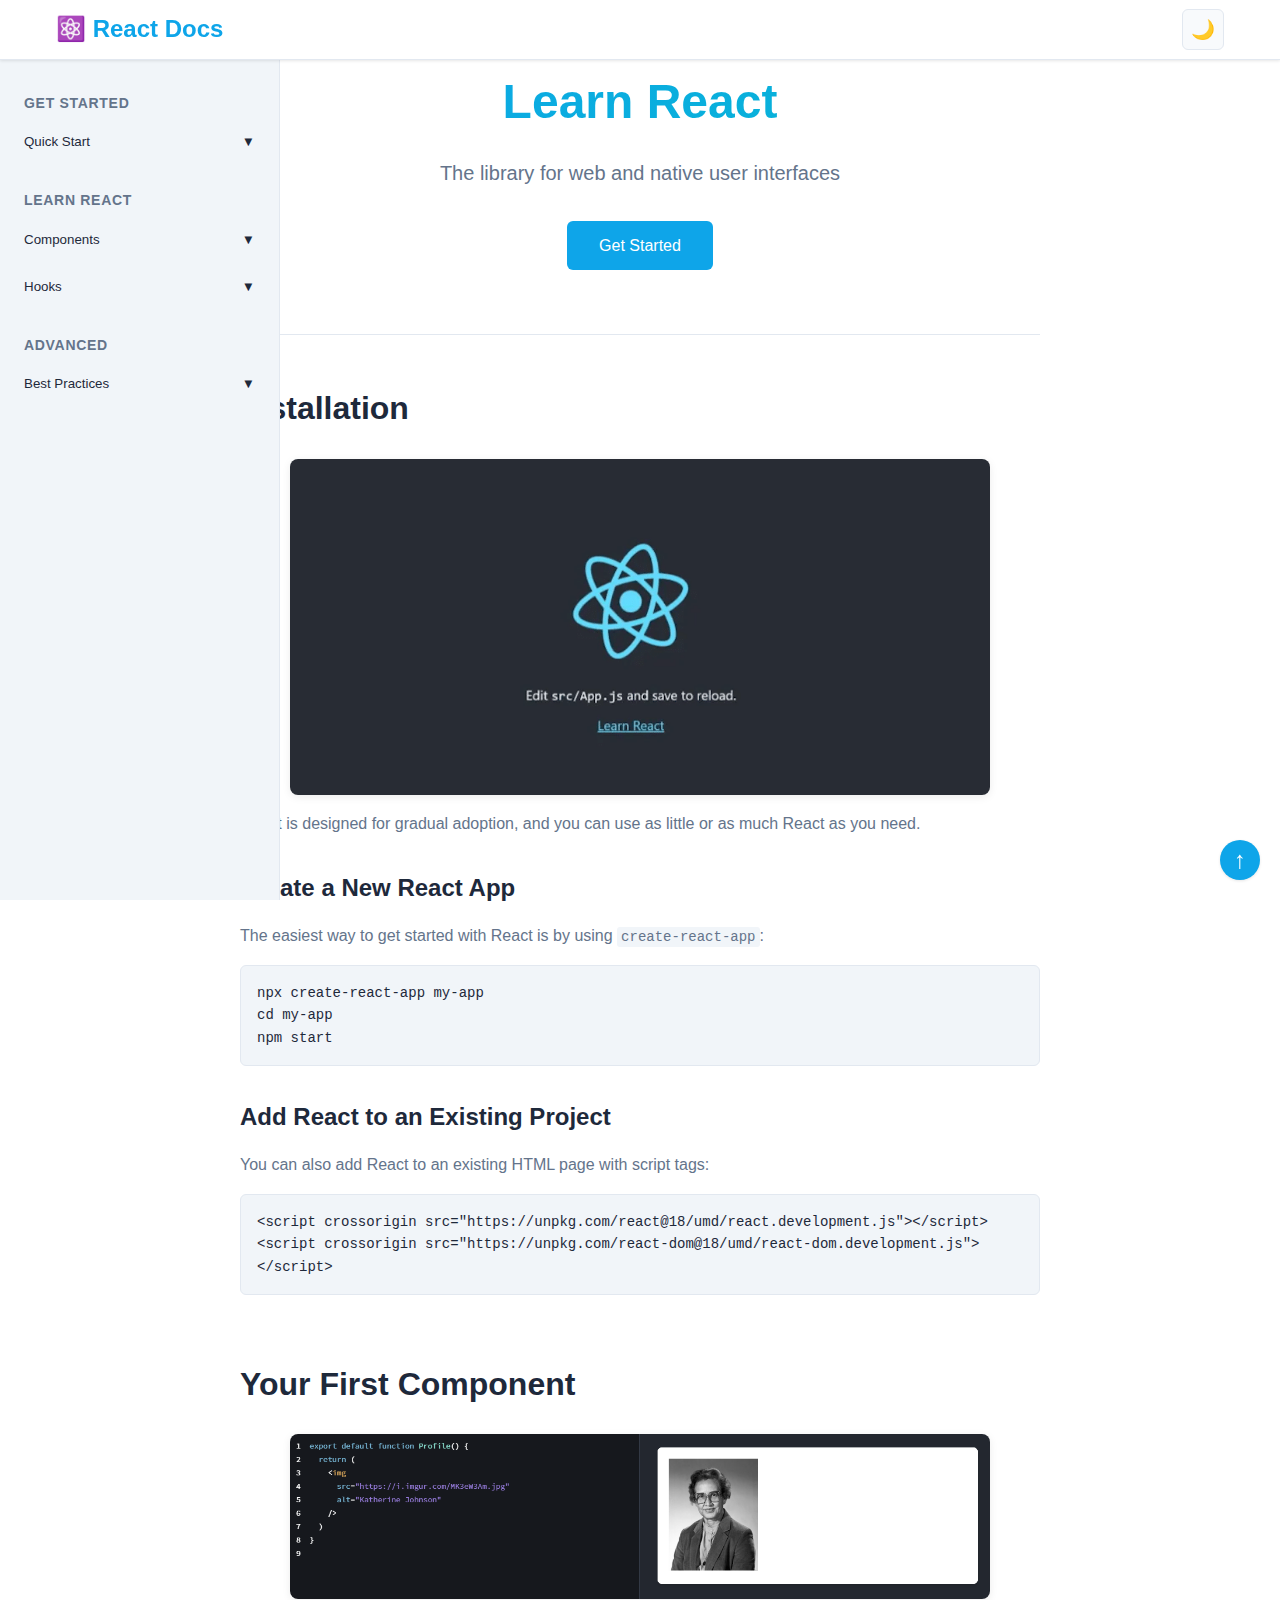
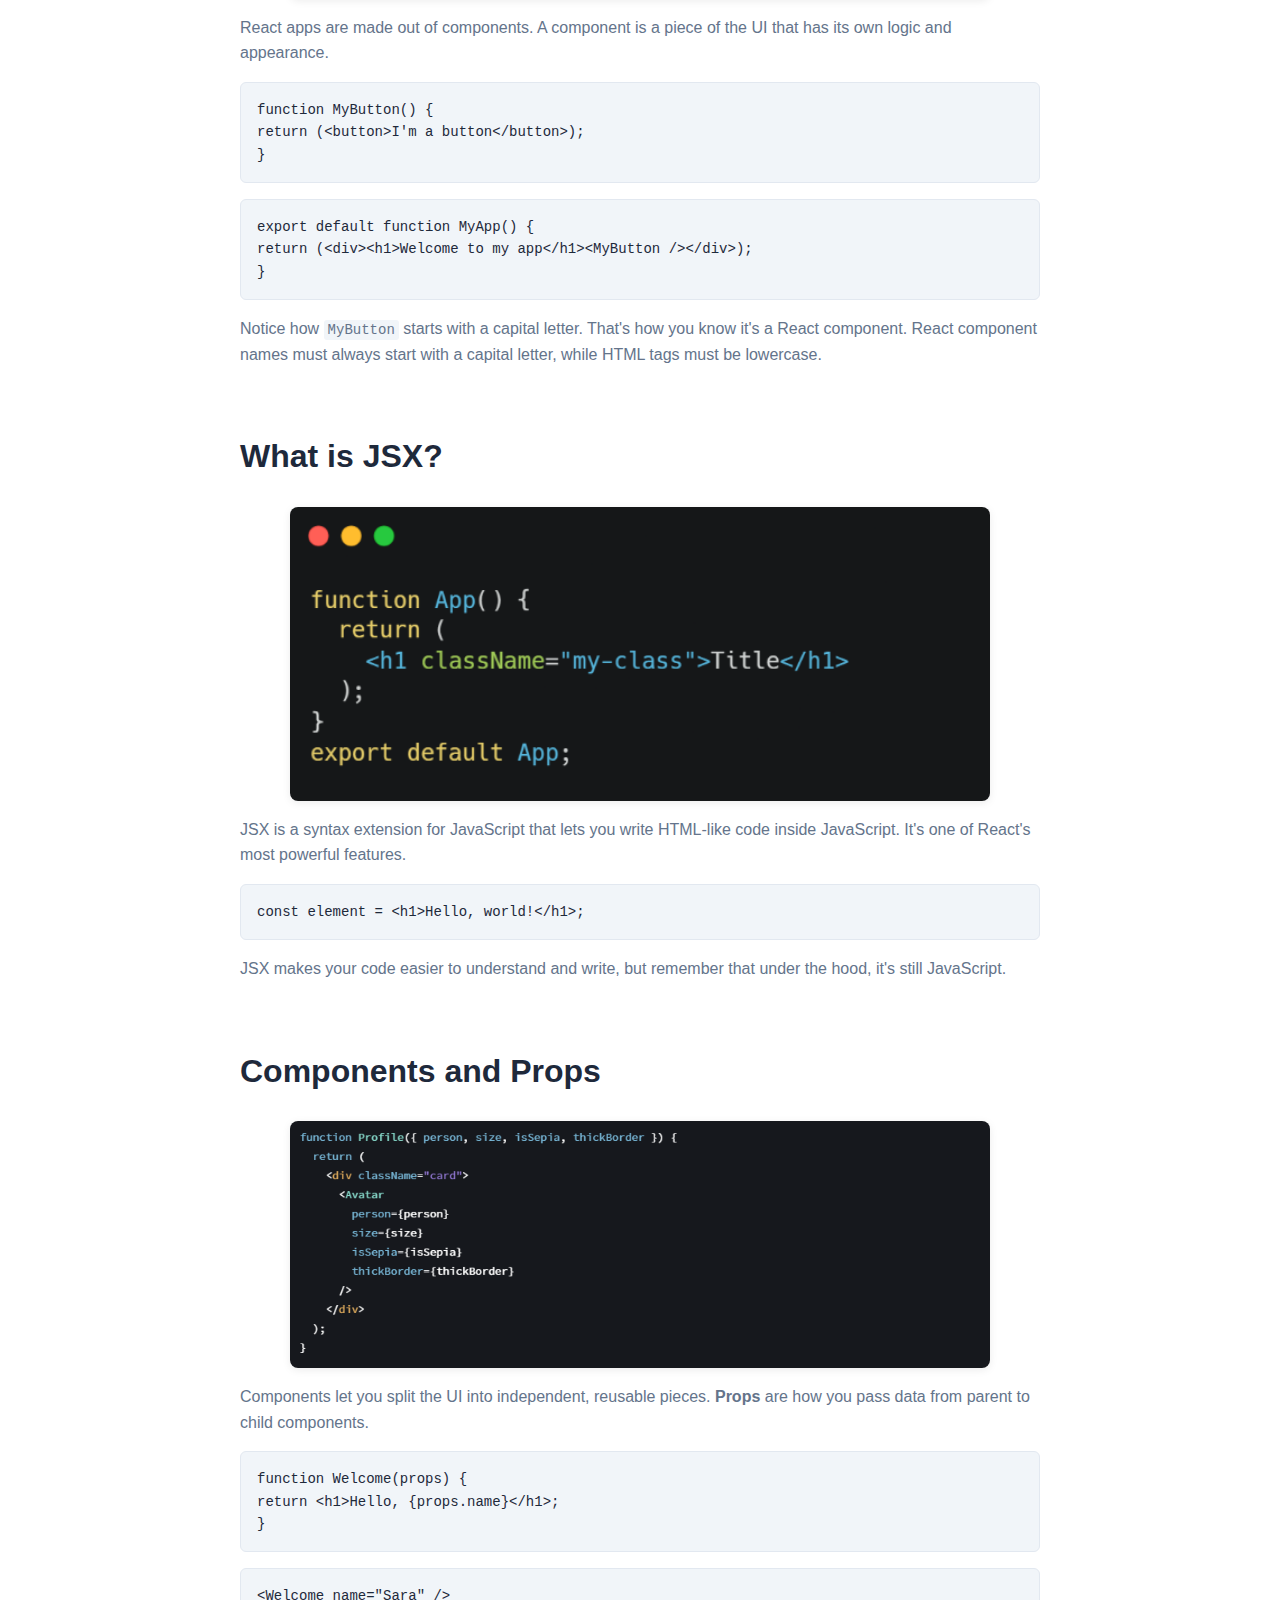
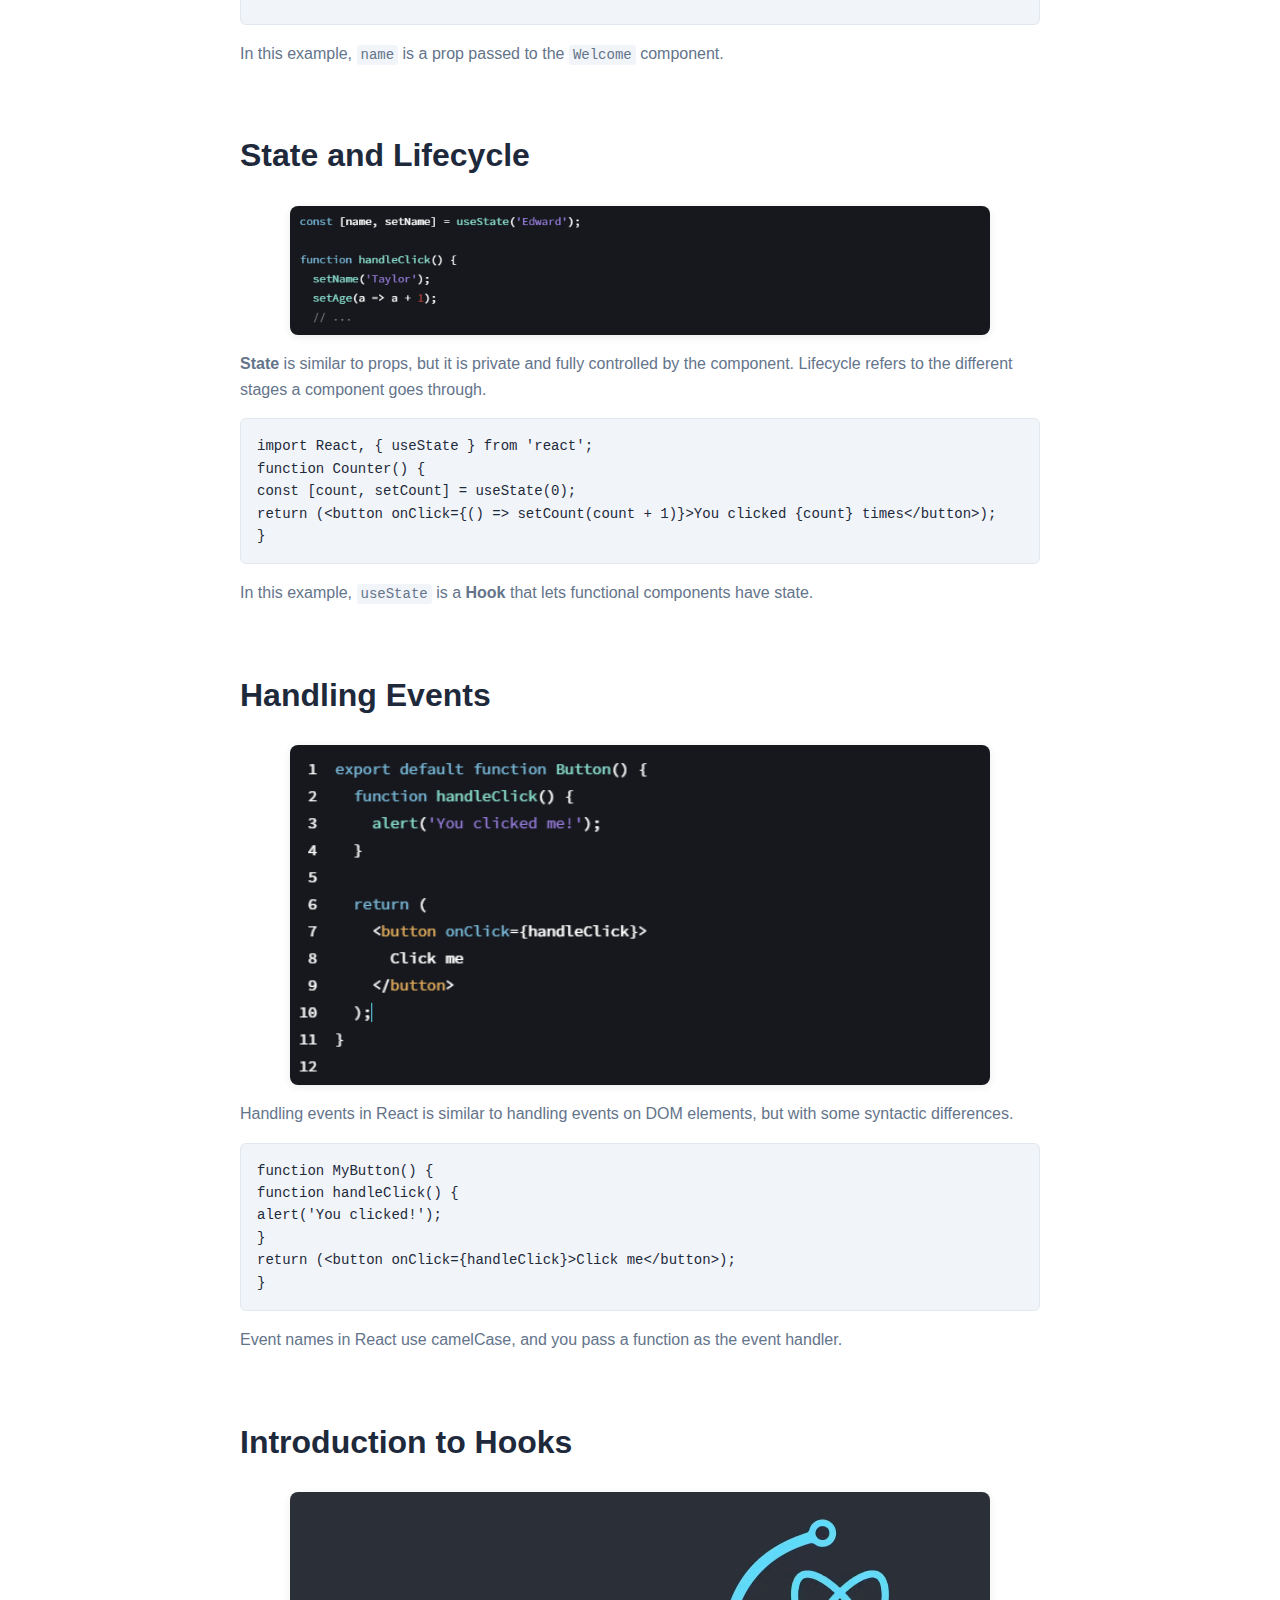
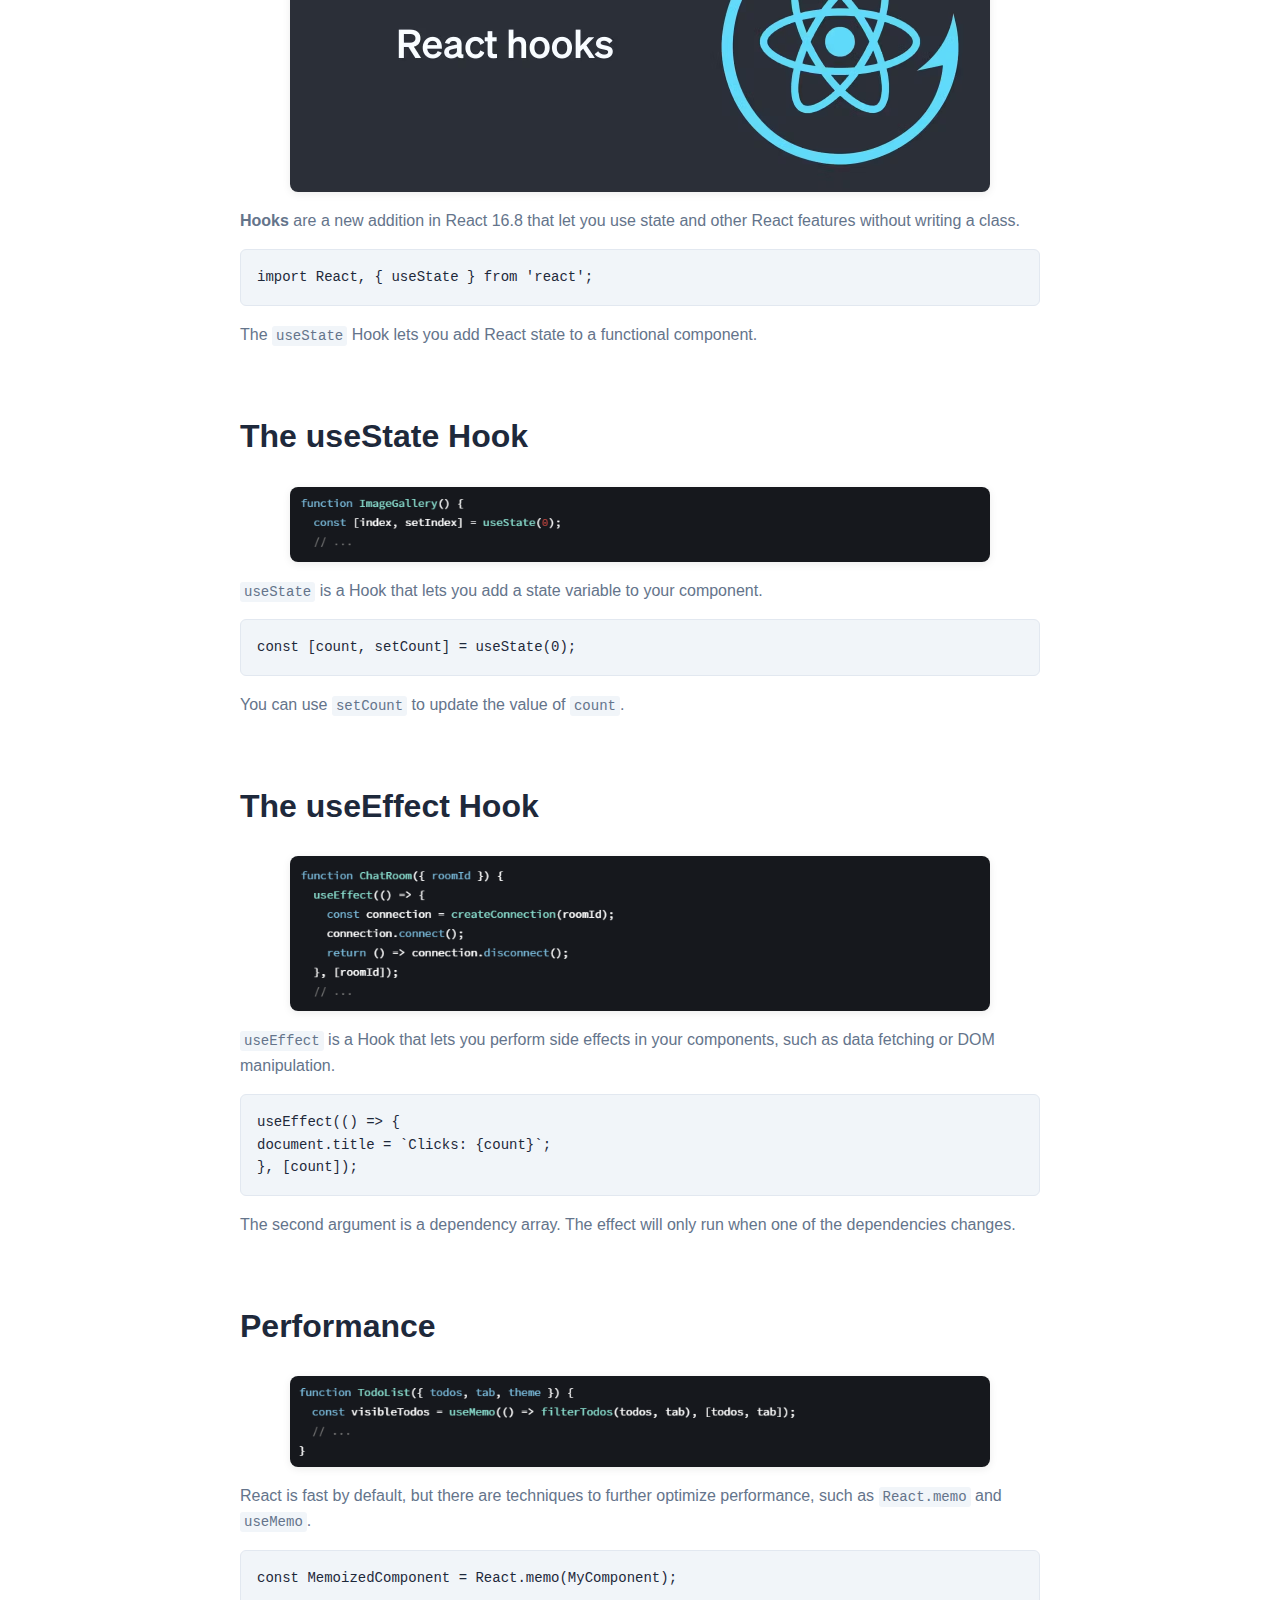
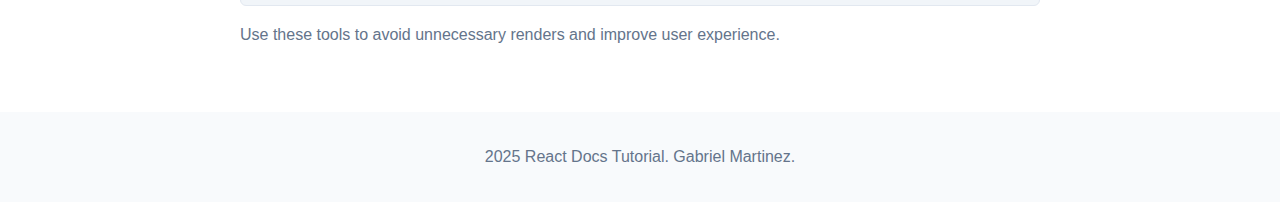
<file: index.html>
<!DOCTYPE html>
<html lang="en">
  <head>
    <meta charset="UTF-8" />
    <meta name="viewport" content="width=device-width, initial-scale=1.0" />
    <title>React Docs - Gabriel Martinez</title>
    <link rel="stylesheet" href="./styles.css" />
  </head>
  <!-- Header -->
  <body class="dark-theme">
    <header class="header">
      <nav class="navbar">
        <a href="#" class="logo">⚛️ React Docs</a>
        <div class="nav-controls">
          <button class="theme-toggle" id="themeToggle">🌙</button>
          <button class="mobile-menu-btn" id="mobileMenuBtn">☰</button>
        </div>
      </nav>
    </header>
    <!-- Side Content -->
    <div class="container">
      <aside class="sidebar" id="sidebar">
        <div class="sidebar-content">
          <div class="sidebar-section">
            <h3 class="sidebar-title">Get Started</h3>
            <div class="sidebar-dropdown">
              <button class="dropdown-header">
                Quick Start
                <span class="dropdown-icon">▼</span>
              </button>
              <div class="dropdown-content">
                <ol>
                  <li>
                    <a href="#installation" data-section="installation"
                      >Installation</a
                    >
                  </li>
                  <li>
                    <a
                      href="#your-first-component"
                      data-section="your-first-component"
                      >Your First Component</a
                    >
                  </li>
                  <li><a href="#jsx" data-section="jsx">What is JSX?</a></li>
                </ol>
              </div>
            </div>
          </div>
          <div class="sidebar-section">
            <h3 class="sidebar-title">Learn React</h3>
            <div class="sidebar-dropdown">
              <button class="dropdown-header">
                Components
                <span class="dropdown-icon">▼</span>
              </button>
              <div class="dropdown-content">
                <ol>
                  <li>
                    <a href="#components" data-section="components"
                      >Components and Props</a
                    >
                  </li>
                  <li>
                    <a href="#state" data-section="state"
                      >State and Lifecycle</a
                    >
                  </li>
                  <li>
                    <a href="#events" data-section="events">Handling Events</a>
                  </li>
                </ol>
              </div>
            </div>
            <div class="sidebar-dropdown">
              <button class="dropdown-header">
                Hooks
                <span class="dropdown-icon">▼</span>
              </button>
              <div class="dropdown-content">
                <ol>
                  <li>
                    <a href="#hooks-intro" data-section="hooks-intro"
                      >Introduction to Hooks</a
                    >
                  </li>
                  <li>
                    <a href="#usestate" data-section="usestate"
                      >useState Hook</a
                    >
                  </li>
                  <li>
                    <a href="#useeffect" data-section="useeffect"
                      >useEffect Hook</a
                    >
                  </li>
                </ol>
              </div>
            </div>
          </div>
          <div class="sidebar-section">
            <h3 class="sidebar-title">Advanced</h3>
            <div class="sidebar-dropdown">
              <button class="dropdown-header">
                Best Practices
                <span class="dropdown-icon">▼</span>
              </button>
              <div class="dropdown-content">
                <ol>
                  <li>
                    <a href="#patterns" data-section="patterns"
                      >Common Patterns</a
                    >
                  </li>
                  <li>
                    <a href="#performance" data-section="performance"
                      >Performance</a
                    >
                  </li>
                  <li><a href="#testing" data-section="testing">Testing</a></li>
                </ol>
              </div>
            </div>
          </div>
        </div>
      </aside>
      <!-- Main Content -->
      <main id="main-content">
        <div class="content">
          <!-- Hero Section -->
          <section class="hero">
            <h1>Learn React</h1>
            <p>The library for web and native user interfaces</p>
            <a href="#installation" class="cta-button">Get Started</a>
          </section>
          <!-- Installation Section -->
          <section class="section" id="installation">
            <h2>Installation</h2>
            <div class="section-content">
              <img
                src="./assets/installation-example.png"
                alt="React installation"
                class="section-img"
              />
              <div>
                <p>
                  React is designed for gradual adoption, and you can use as
                  little or as much React as you need.
                </p>
                <h3>Create a New React App</h3>
                <p>
                  The easiest way to get started with React is by using
                  <code class="inline-code">create-react-app</code>:
                </p>
                <div class="code-block">
                  npx create-react-app my-app<br />cd my-app<br />npm start
                </div>
                <h3>Add React to an Existing Project</h3>
                <p>
                  You can also add React to an existing HTML page with script
                  tags:
                </p>
                <div class="code-block">
                  &lt;script crossorigin
                  src="https://unpkg.com/react@18/umd/react.development.js"&gt;&lt;/script&gt;<br />&lt;script
                  crossorigin
                  src="https://unpkg.com/react-dom@18/umd/react-dom.development.js"&gt;&lt;/script&gt;
                </div>
              </div>
            </div>
          </section>
          <!-- Your First Component -->
          <section class="section" id="your-first-component">
            <h2>Your First Component</h2>
            <div class="section-content">
              <img
                src="./assets/first-component-example.png"
                alt="First React component"
                class="section-img"
              />
              <div>
                <p>
                  React apps are made out of components. A component is a piece
                  of the UI that has its own logic and appearance.
                </p>
                <div class="code-block">
                  function MyButton() &#123;<br />
                  return (&lt;button&gt;I'm a button&lt;/button&gt;);<br />&#125;
                </div>
                <div class="code-block">
                  export default function MyApp() &#123;<br />
                  return (&lt;div&gt;&lt;h1&gt;Welcome to my
                  app&lt;/h1&gt;&lt;MyButton /&gt;&lt;/div&gt;);<br />&#125;
                </div>
                <p>
                  Notice how <code class="inline-code">MyButton</code> starts
                  with a capital letter. That's how you know it's a React
                  component. React component names must always start with a
                  capital letter, while HTML tags must be lowercase.
                </p>
              </div>
            </div>
          </section>
          <!-- What is JSX? -->
          <section class="section" id="jsx">
            <h2>What is JSX?</h2>
            <div class="section-content">
              <img
                src="./assets/jsx-example.png"
                alt="JSX example"
                class="section-img"
              />
              <div>
                <p>
                  JSX is a syntax extension for JavaScript that lets you write
                  HTML-like code inside JavaScript. It's one of React's most
                  powerful features.
                </p>
                <div class="code-block">
                  const element = &lt;h1&gt;Hello, world!&lt;/h1&gt;;
                </div>
                <p>
                  JSX makes your code easier to understand and write, but
                  remember that under the hood, it's still JavaScript.
                </p>
              </div>
            </div>
          </section>
          <!-- Components and Props -->
          <section class="section" id="components">
            <h2>Components and Props</h2>
            <div class="section-content">
              <img
                src="./assets/components-props-example.png"
                alt="Components and Props in React"
                class="section-img"
              />
              <div>
                <p>
                  Components let you split the UI into independent, reusable
                  pieces. <strong>Props</strong> are how you pass data from
                  parent to child components.
                </p>
                <div class="code-block">
                  function Welcome(props) &#123;<br />
                  return &lt;h1&gt;Hello, &#123;props.name&#125;&lt;/h1&gt;;<br />&#125;
                </div>
                <div class="code-block">&lt;Welcome name="Sara" /&gt;</div>
                <p>
                  In this example, <code class="inline-code">name</code> is a
                  prop passed to the
                  <code class="inline-code">Welcome</code> component.
                </p>
              </div>
            </div>
          </section>
          <!-- State and Lifecycle -->
          <section class="section" id="state">
            <h2>State and Lifecycle</h2>
            <div class="section-content">
              <img
                src="./assets/state-lifecycle-example.png"
                alt="State and lifecycle in React"
                class="section-img"
              />
              <div>
                <p>
                  <strong>State</strong> is similar to props, but it is private
                  and fully controlled by the component. Lifecycle refers to the
                  different stages a component goes through.
                </p>
                <div class="code-block">
                  import React, &#123; useState &#125; from 'react';<br />
                  function Counter() &#123;<br />
                  const [count, setCount] = useState(0);<br />
                  return (&lt;button onClick={() =&gt; setCount(count +
                  1)}&gt;You clicked &#123;count&#125; times&lt;/button&gt;);<br />&#125;
                </div>
                <p>
                  In this example, <code class="inline-code">useState</code> is
                  a <strong>Hook</strong> that lets functional components have
                  state.
                </p>
              </div>
            </div>
          </section>
          <!-- Handling Events -->
          <section class="section" id="events">
            <h2>Handling Events</h2>
            <div class="section-content">
              <img
                src="./assets/events-example.png"
                alt="Handling events in React"
                class="section-img"
              />
              <div>
                <p>
                  Handling events in React is similar to handling events on DOM
                  elements, but with some syntactic differences.
                </p>
                <div class="code-block">
                  function MyButton() &#123;<br />
                  function handleClick() &#123;<br />
                  alert('You clicked!');<br />&#125;<br />
                  return (&lt;button onClick=&#123;handleClick&#125;&gt;Click
                  me&lt;/button&gt;);<br />&#125;
                </div>
                <p>
                  Event names in React use camelCase, and you pass a function as
                  the event handler.
                </p>
              </div>
            </div>
          </section>
          <!-- Introduction to Hooks -->
          <section class="section" id="hooks-intro">
            <h2>Introduction to Hooks</h2>
            <div class="section-content">
              <img
                src="./assets/hooks-intro-example.png"
                alt="Introduction to Hooks in React"
                class="section-img"
              />
              <div>
                <p>
                  <strong>Hooks</strong> are a new addition in React 16.8 that
                  let you use state and other React features without writing a
                  class.
                </p>
                <div class="code-block">
                  import React, &#123; useState &#125; from 'react';
                </div>
                <p>
                  The <code class="inline-code">useState</code> Hook lets you
                  add React state to a functional component.
                </p>
              </div>
            </div>
          </section>
          <!-- useState Hook -->
          <section class="section" id="usestate">
            <h2>The useState Hook</h2>
            <div class="section-content">
              <img
                src="./assets/usestate-example.png"
                alt="useState example in React"
                class="section-img"
              />
              <div>
                <p>
                  <code class="inline-code">useState</code> is a Hook that lets
                  you add a state variable to your component.
                </p>
                <div class="code-block">
                  const [count, setCount] = useState(0);
                </div>
                <p>
                  You can use <code class="inline-code">setCount</code> to
                  update the value of <code class="inline-code">count</code>.
                </p>
              </div>
            </div>
          </section>
          <!-- useEffect Hook -->
          <section class="section" id="useeffect">
            <h2>The useEffect Hook</h2>
            <div class="section-content">
              <img
                src="./assets/useeffect-example.png"
                alt="useEffect example in React"
                class="section-img"
              />
              <div>
                <p>
                  <code class="inline-code">useEffect</code> is a Hook that lets
                  you perform side effects in your components, such as data
                  fetching or DOM manipulation.
                </p>
                <div class="code-block">
                  useEffect(() =&gt; &#123;<br />
                  document.title = `Clicks: &#123;count&#125;`;<br />&#125;,
                  [count]);
                </div>
                <p>
                  The second argument is a dependency array. The effect will
                  only run when one of the dependencies changes.
                </p>
              </div>
            </div>
          </section>
          <!-- Performance -->
          <section class="section" id="performance">
            <h2>Performance</h2>
            <div class="section-content">
              <img
                src="./assets/performance-example.png"
                alt="Performance in React"
                class="section-img"
              />
              <div>
                <p>
                  React is fast by default, but there are techniques to further
                  optimize performance, such as
                  <code class="inline-code">React.memo</code> and
                  <code class="inline-code">useMemo</code>.
                </p>
                <div class="code-block">
                  const MemoizedComponent = React.memo(MyComponent);
                </div>
                <p>
                  Use these tools to avoid unnecessary renders and improve user
                  experience.
                </p>
              </div>
            </div>
          </section>
        </div>
      </main>
      <!-- Footer and Back to Top Button -->
      <footer class="footer">
        <div class="footer-content">
          <p>2025 React Docs Tutorial. Gabriel Martinez.</p>
        </div>
      </footer>
    </div>
    <!-- Back to Top Button -->
    <button class="back-to-top" id="backToTop">↑</button>
    <div class="overlay" id="overlay"></div>

    <script src="./main.js"></script>
  </body>
</html>
</file>
<file: styles.css>
/* --- Theme Variables --- */
:root {
  --bg-primary: #ffffff;
  --bg-secondary: #f8fafc;
  --text-primary: #1e293b;
  --text-secondary: #64748b;
  --border-color: #e2e8f0;
  --accent-color: #0ea5e9;
  --accent-hover: #0284c7;
  --sidebar-bg: #f1f5f9;
  --code-bg: #f1f5f9;
  --shadow: 0 1px 3px 0 rgb(0 0 0 / 0.1);
}
[data-theme="dark"] {
  --bg-primary: #0f172a;
  --bg-secondary: #1e293b;
  --text-primary: #f1f5f9;
  --text-secondary: #94a3b8;
  --border-color: #334155;
  --accent-color: #38bdf8;
  --accent-hover: #0ea5e9;
  --sidebar-bg: #1e293b;
  --code-bg: #334155;
  --shadow: 0 1px 3px 0 rgb(0 0 0 / 0.3);
}

/* --- Navbar --- */
.header {
  position: fixed;
  top: 0;
  left: 0;
  right: 0;
  height: 60px;
  background-color: var(--bg-primary);
  border-bottom: 1px solid var(--border-color);
  z-index: 1000;
  box-shadow: var(--shadow);
}
.navbar {
  display: flex;
  align-items: center;
  justify-content: space-between;
  height: 100%;
  padding: 0 1rem;
  max-width: 1200px;
  margin: 0 auto;
}
.logo {
  font-size: 1.5rem;
  font-weight: bold;
  color: var(--accent-color);
  text-decoration: none;
}
.nav-controls {
  display: flex;
  align-items: center;
  gap: 1rem;
}
.theme-toggle,
.mobile-menu-btn {
  border: 1px solid var(--border-color);
  background: var(--bg-secondary);
  border-radius: 6px;
  font-size: 1.2rem;
  padding: 0.5rem;
  cursor: pointer;
}
.theme-toggle:hover {
  background-color: var(--bg-secondary);
}
.mobile-menu-btn {
  display: none;
  background: none;
  border: none;
  color: var(--text-primary);
  font-size: 1.5rem;
  cursor: pointer;
  padding: 0.5rem;
}

/* --- Sidebar --- */
.sidebar {
  width: 280px;
  background-color: var(--sidebar-bg);
  border-right: 1px solid var(--border-color);
  padding: 2rem 0;
  overflow-y: auto;
  position: fixed;
  left: 0;
  top: 60px;
  bottom: 0;
  transition: transform 0.3s ease;
}
.sidebar-content {
  padding: 0 1.5rem;
}
.sidebar-section {
  margin-bottom: 2rem;
}
.sidebar-title {
  font-size: 0.875rem;
  font-weight: 600;
  color: var(--text-secondary);
  text-transform: uppercase;
  letter-spacing: 0.05em;
  margin-bottom: 0.75rem;
}
.sidebar-dropdown {
  margin-bottom: 1rem;
}
.dropdown-header {
  display: flex;
  align-items: center;
  justify-content: space-between;
  padding: 0.5rem 0;
  cursor: pointer;
  font-weight: 500;
  color: var(--text-primary);
  border: none;
  background: none;
  width: 100%;
  text-align: left;
}
.dropdown-header:hover {
  color: var(--accent-color);
}
.dropdown-icon {
  transition: transform 0.3s ease;
}
.dropdown-content {
  display: none;
  max-height: 0;
  overflow: hidden;
  transition: max-height 0.3s ease;
}
.dropdown-content.open {
  display: block;
  max-height: 500px;
}
.dropdown-content a {
  display: block;
  padding: 0.5rem 0 0.5rem 1rem;
  color: var(--text-secondary);
  text-decoration: none;
  font-size: 0.9rem;
  transition: color 0.3s ease;
}
.dropdown-content a:hover,
.dropdown-content a.active {
  color: var(--accent-color);
}

/* --- Main Content --- */
* {
  margin: 0;
  padding: 0;
  box-sizing: border-box;
}
body {
  font-family: -apple-system, BlinkMacSystemFont, "Segoe UI", "Roboto",
    sans-serif;
  line-height: 1.6;
  color: var(--text-primary);
  background-color: var(--bg-primary);
  transition: background-color 0.3s ease, color 0.3s ease;
}
.main {
  flex: 1;
  margin-left: 280px;
  padding: 2rem;
  max-width: calc(100% - 280px);
}
.content {
  max-width: 800px;
  margin: 0 auto;
}
.hero {
  text-align: center;
  padding: 4rem 0;
  border-bottom: 1px solid var(--border-color);
  margin-bottom: 3rem;
}
.hero h1 {
  font-size: 3rem;
  font-weight: bold;
  margin-bottom: 1rem;
  background: linear-gradient(135deg, var(--accent-color), #06b6d4);
  -webkit-background-clip: text;
  -webkit-text-fill-color: transparent;
  background-clip: text;
}
.hero p {
  font-size: 1.25rem;
  color: var(--text-secondary);
  margin-bottom: 2rem;
}
.cta-button {
  background-color: var(--accent-color);
  color: white;
  padding: 0.75rem 2rem;
  border: none;
  border-radius: 6px;
  font-size: 1rem;
  font-weight: 500;
  cursor: pointer;
  text-decoration: none;
  display: inline-block;
  transition: background-color 0.3s ease;
}
.cta-button:hover {
  background-color: var(--accent-hover);
}
.section {
  margin-bottom: 4rem;
  scroll-margin-top: 80px;
}
.section h2 {
  font-size: 2rem;
  margin-bottom: 1rem;
  color: var(--text-primary);
}
.section h3 {
  font-size: 1.5rem;
  margin: 2rem 0 1rem 0;
  color: var(--text-primary);
}
.section p {
  margin-bottom: 1rem;
  color: var(--text-secondary);
}
.code-block {
  background-color: var(--code-bg);
  border: 1px solid var(--border-color);
  border-radius: 6px;
  padding: 1rem;
  margin: 1rem 0;
  overflow-x: auto;
  font-family: "Monaco", "Menlo", monospace;
  font-size: 0.875rem;
}
.inline-code {
  background-color: var(--code-bg);
  padding: 0.125rem 0.25rem;
  border-radius: 3px;
  font-family: "Monaco", "Menlo", monospace;
  font-size: 0.875rem;
}
.section-img {
  display: block;
  max-width: 700px;
  width: 100%;
  height: auto;
  margin: 1.5rem auto 1rem auto;
  border-radius: 8px;
  box-shadow: 0 2px 8px rgba(0, 0, 0, 0.08);
  object-fit: contain;
}

@media (max-width: 900px) {
  .section-img {
    max-width: 100%;
    margin: 1rem auto;
  }
}

/* --- Footer --- */
.footer {
  background-color: var(--bg-secondary);
  color: var(--text-secondary);
  padding: 2rem 0;
  text-align: center;
}
.back-to-top {
  position: fixed;
  bottom: 20px;
  right: 20px;
  background-color: var(--accent-color);
  color: white;
  border: none;
  border-radius: 50%;
  width: 40px;
  height: 40px;
  display: flex;
  align-items: center;
  justify-content: center;
  font-size: 1.5rem;
  cursor: pointer;
  box-shadow: var(--shadow);
}

/* --- Overlay for mobile menu --- */
.overlay {
  display: none;
  position: fixed;
  top: 60px;
  left: 0;
  right: 0;
  bottom: 0;
  background-color: rgba(0, 0, 0, 0.5);
  z-index: 998;
}
.overlay.show {
  display: block;
}
/* --- Mobile Styles --- */
@media (max-width: 768px) {
  .content {
    padding: 4%;
  }
  .mobile-menu-btn {
    display: block;
  }
  .sidebar {
    transform: translateX(-100%);
    width: 100%;
    z-index: 999;
  }
  .sidebar.open {
    transform: translateX(0);
  }
  .main {
    margin-left: 0;
    max-width: 100%;
    padding: 1rem;
  }
  .hero h1 {
    font-size: 2rem;
  }
  .hero p {
    font-size: 1rem;
  }
  .hero {
    padding: 2rem 0;
  }
  .navbar {
    padding: 0 1rem;
  }
}
</file>
